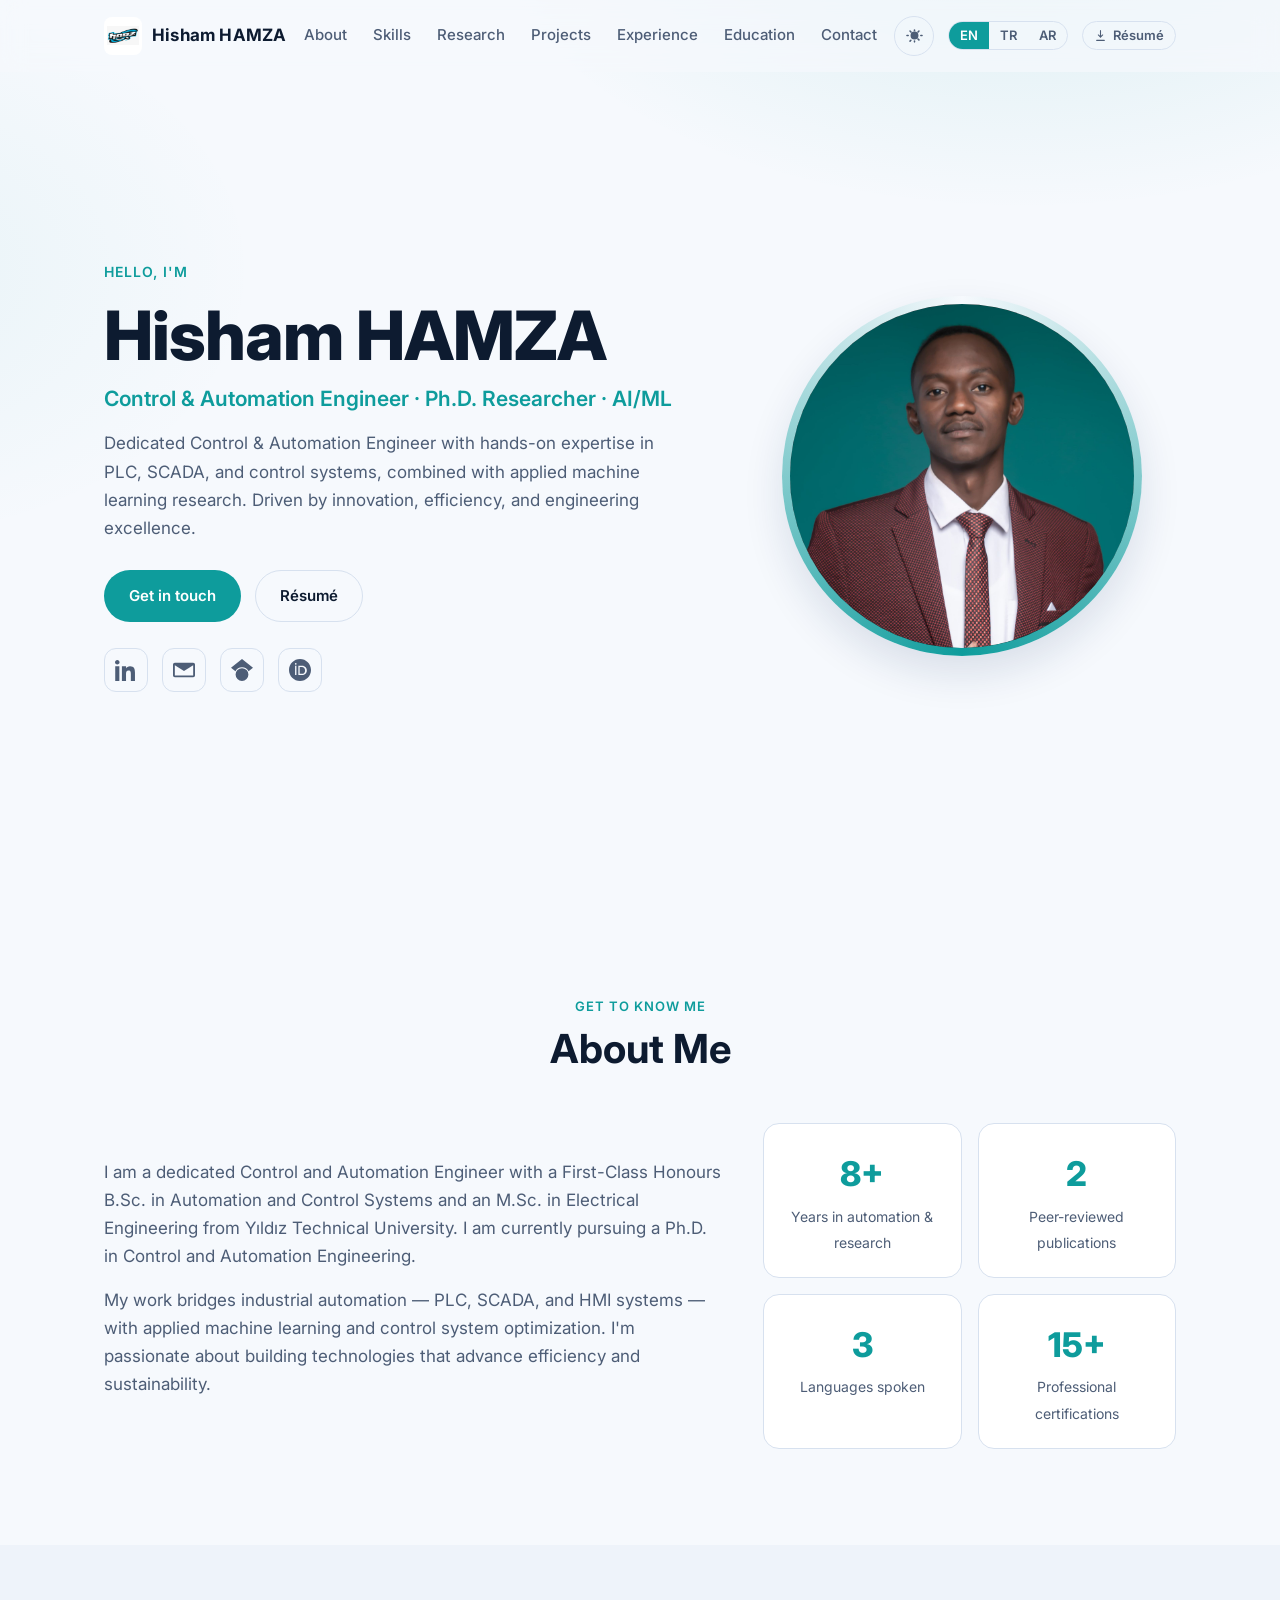
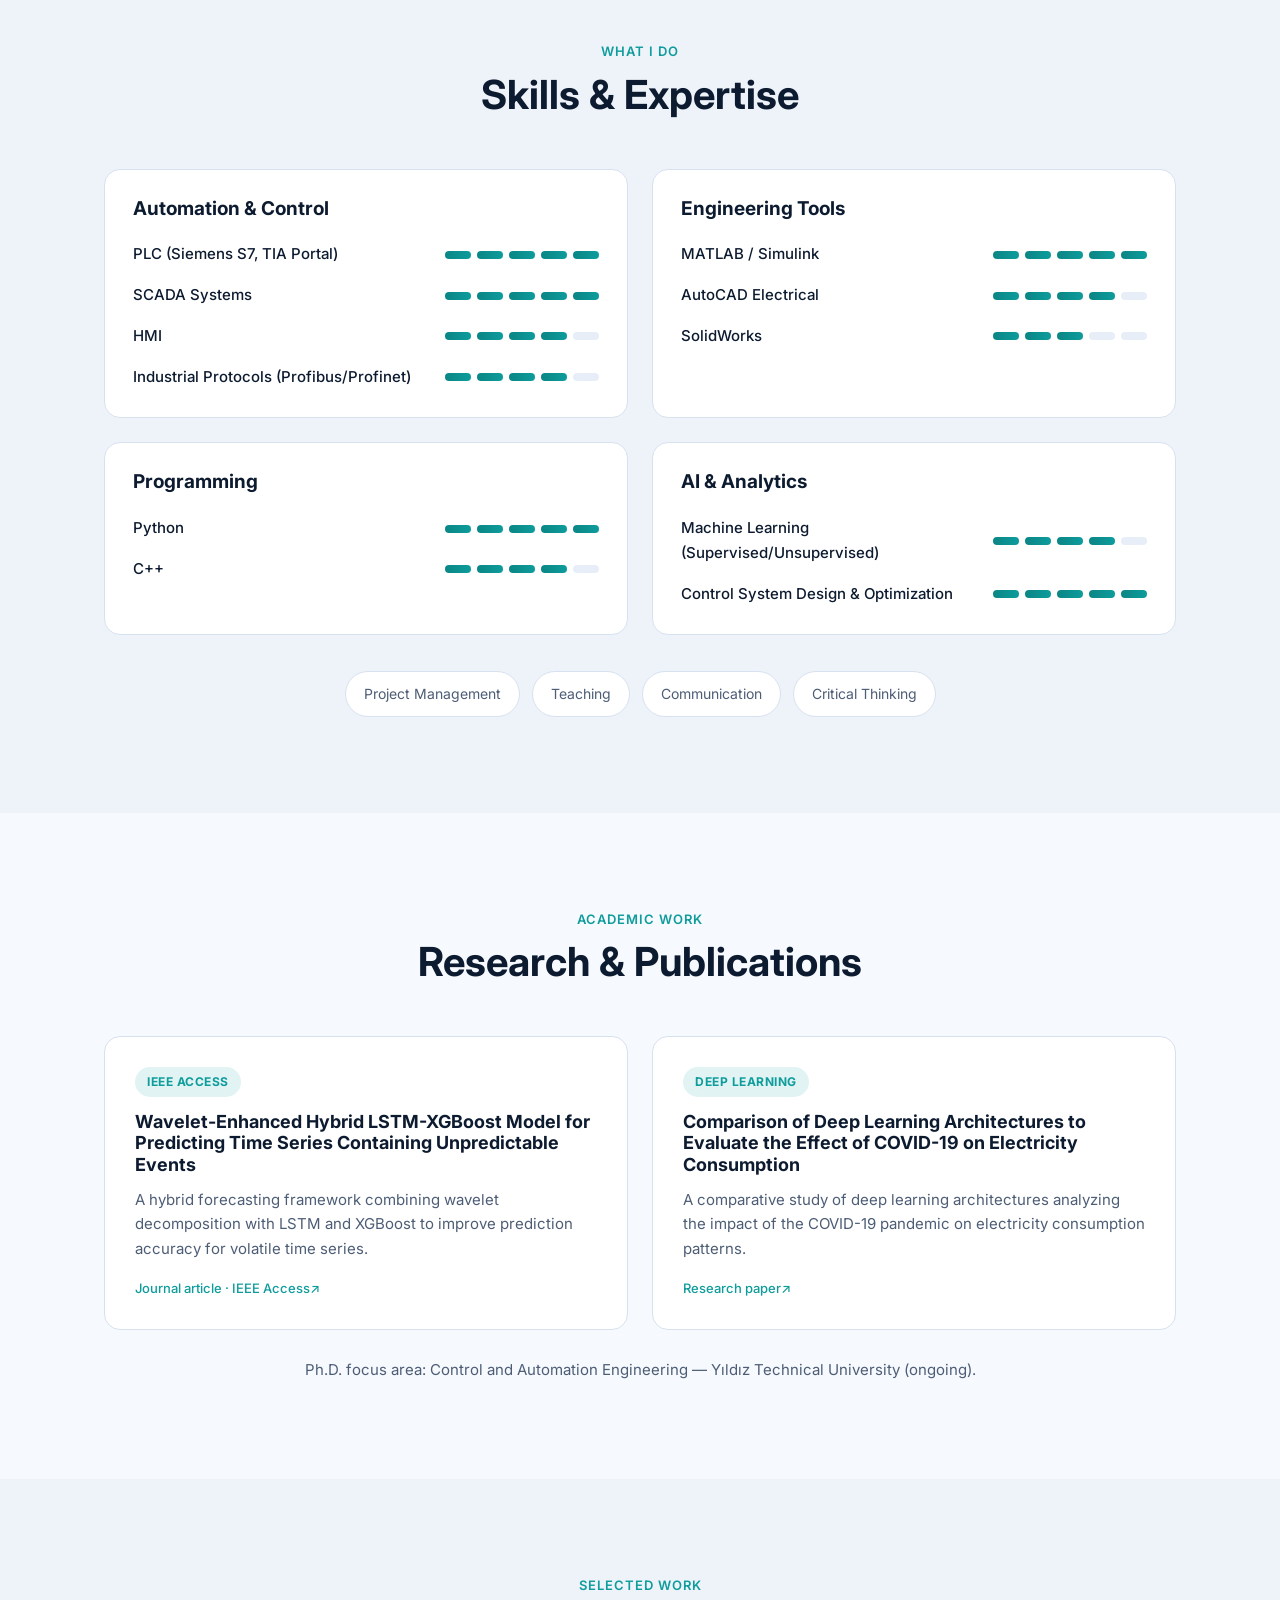
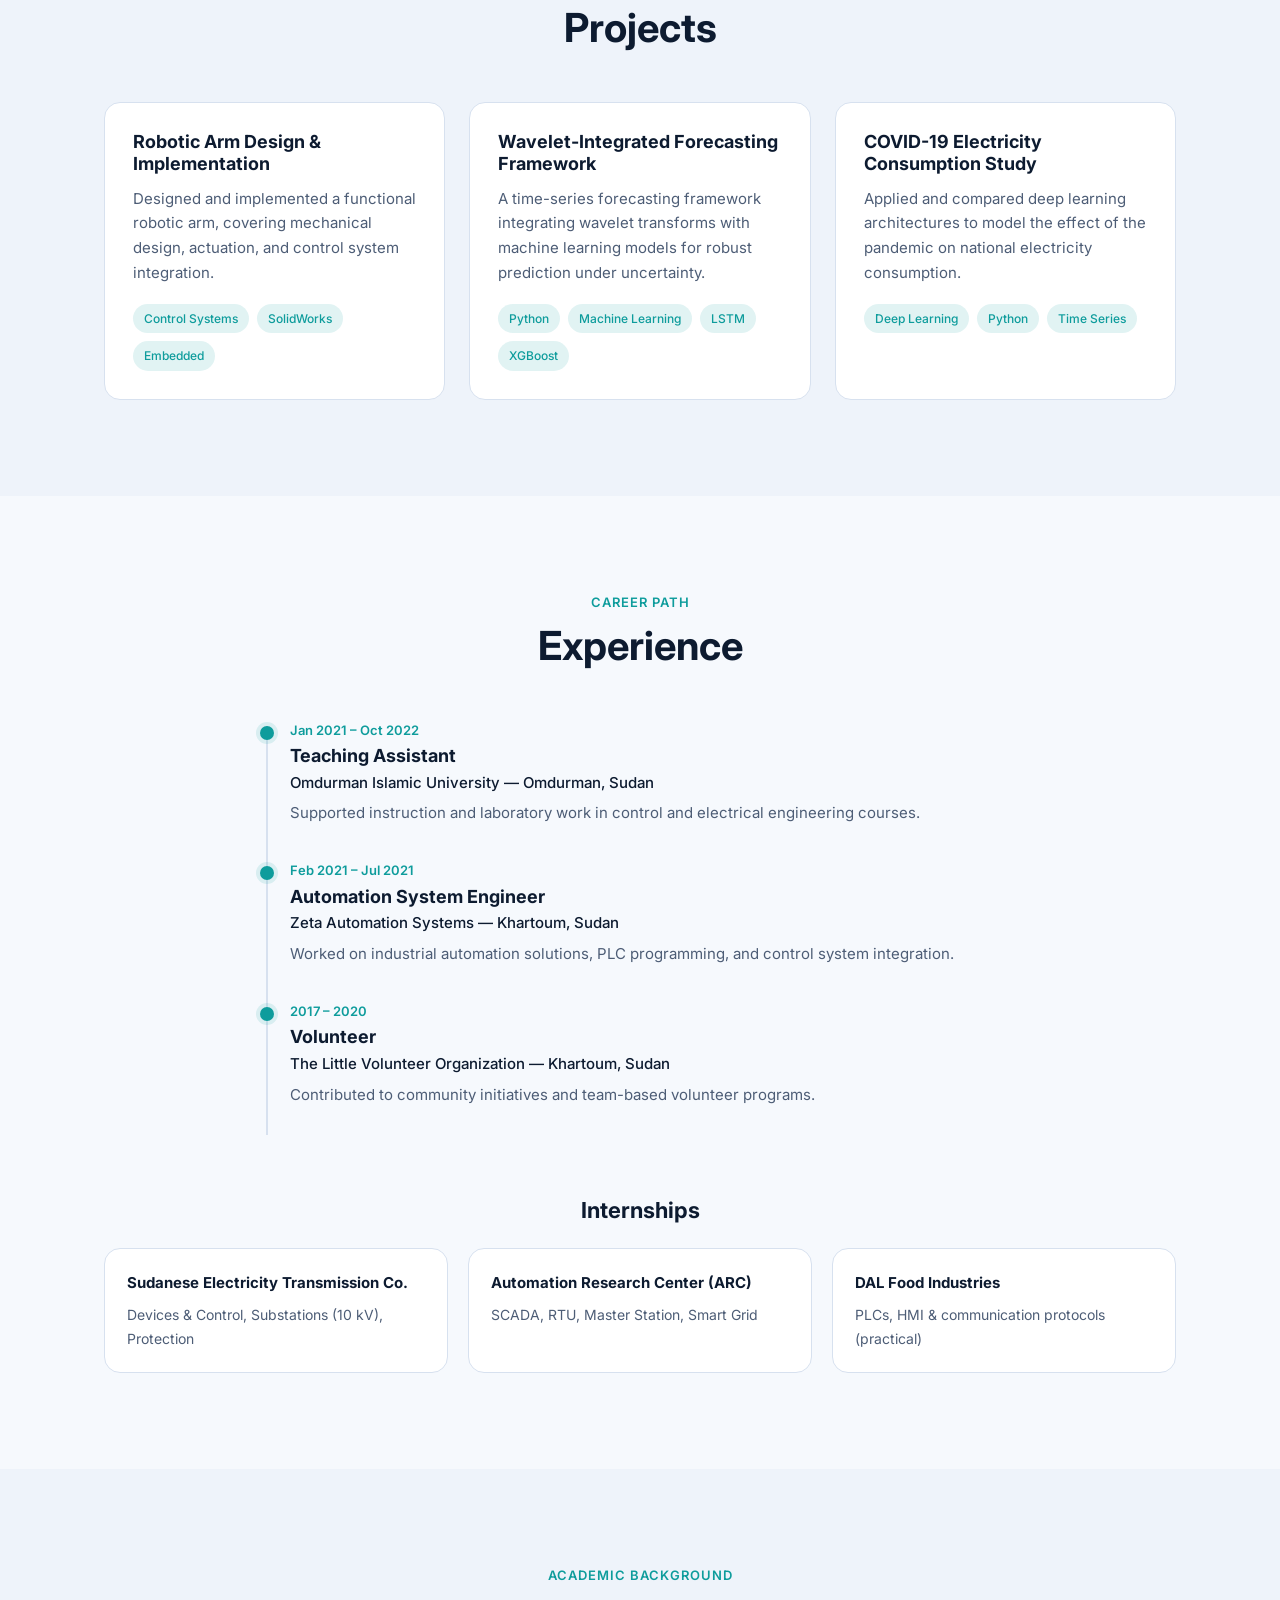
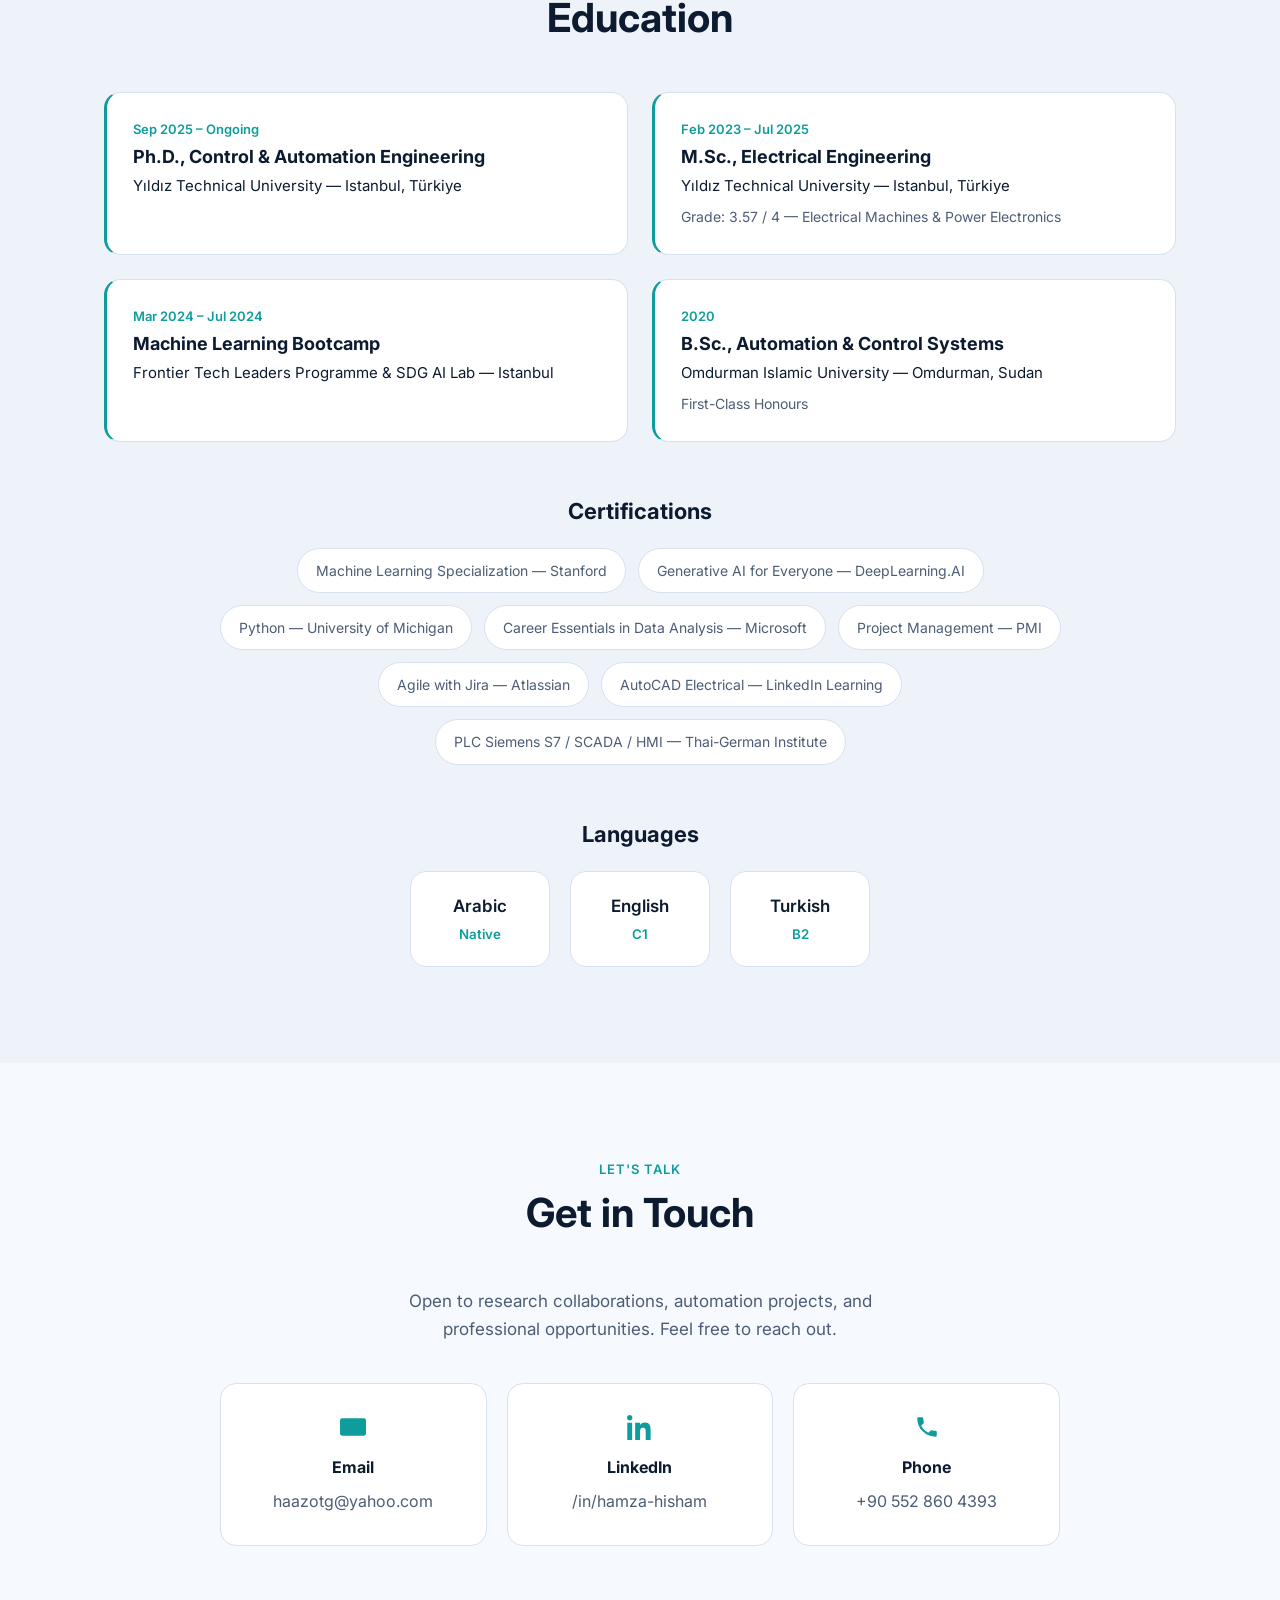
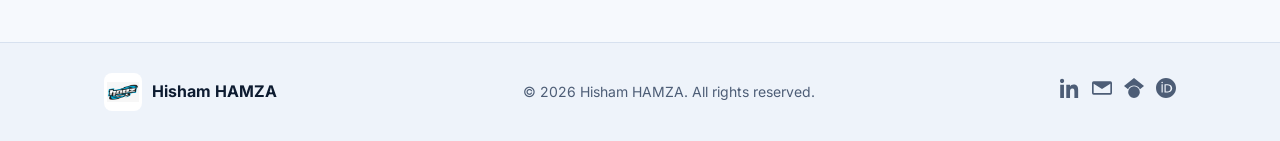
<file: index.html>
<!DOCTYPE html>
<html lang="en" dir="ltr">
<head>
  <meta charset="UTF-8" />
  <meta name="viewport" content="width=device-width, initial-scale=1.0" />
  <title>Hisham HAMZA — Control &amp; Automation Engineer</title>
  <meta name="description" content="Hisham HAMZA — Control &amp; Automation Engineer, Ph.D. Researcher, and AI/ML practitioner. PLC, SCADA, HMI, MATLAB/Simulink, Machine Learning." />
  <meta name="author" content="Hisham HAMZA" />

  <!-- Open Graph -->
  <meta property="og:title" content="Hisham HAMZA — Control &amp; Automation Engineer" />
  <meta property="og:description" content="Ph.D. Researcher · Control &amp; Automation Engineer · AI/ML" />
  <meta property="og:type" content="website" />
  <meta property="og:image" content="assets/img/profile.jpeg" />

  <link rel="icon" type="image/jpeg" href="assets/img/logo.jpeg" />

  <!-- Fonts -->
  <link rel="preconnect" href="https://fonts.googleapis.com" />
  <link rel="preconnect" href="https://fonts.gstatic.com" crossorigin />
  <link href="https://fonts.googleapis.com/css2?family=Inter:wght@400;500;600;700;800&family=Cairo:wght@400;600;700;800&display=swap" rel="stylesheet" />

  <link rel="stylesheet" href="assets/css/styles.css" />

  <!-- Apply saved/system theme before paint to avoid flash -->
  <script>
    (function () {
      try {
        var saved = localStorage.getItem("theme");
        var theme = saved || (window.matchMedia("(prefers-color-scheme: light)").matches ? "light" : "dark");
        document.documentElement.setAttribute("data-theme", theme);
      } catch (e) {}
    })();
  </script>
</head>
<body>

  <!-- ===================== NAVBAR ===================== -->
  <header class="navbar" id="navbar">
    <div class="container nav-inner">
      <a href="#hero" class="brand" aria-label="Hisham HAMZA — home">
        <img src="assets/img/logo.jpeg" alt="Logo" class="brand-logo" />
        <span class="brand-name">Hisham HAMZA</span>
      </a>

      <nav class="nav-links" id="navLinks" aria-label="Main navigation">
        <a href="#about" data-i18n="nav.about">About</a>
        <a href="#skills" data-i18n="nav.skills">Skills</a>
        <a href="#research" data-i18n="nav.research">Research</a>
        <a href="#projects" data-i18n="nav.projects">Projects</a>
        <a href="#experience" data-i18n="nav.experience">Experience</a>
        <a href="#education" data-i18n="nav.education">Education</a>
        <a href="#contact" data-i18n="nav.contact">Contact</a>
      </nav>

      <div class="nav-actions">
        <button type="button" class="theme-toggle" id="themeToggle" aria-label="Toggle dark / light theme" title="Toggle theme" data-i18n-attr="aria-label:nav.theme,title:nav.theme">
          <svg class="icon-moon" viewBox="0 0 24 24" fill="currentColor" aria-hidden="true"><path d="M12.74 2.06a.75.75 0 01.27.82A7.5 7.5 0 0021.12 11a.75.75 0 01.55 1.2A9 9 0 1111.8 1.5a.75.75 0 01.94.56z"/></svg>
          <svg class="icon-sun" viewBox="0 0 24 24" fill="currentColor" aria-hidden="true"><path d="M12 17a5 5 0 100-10 5 5 0 000 10zm0-13a1 1 0 011 1v1.5a1 1 0 11-2 0V5a1 1 0 011-1zm0 14a1 1 0 011 1V20a1 1 0 11-2 0v-1a1 1 0 011-1zM4 11a1 1 0 110 2H2.5a1 1 0 110-2H4zm17.5 0a1 1 0 110 2H20a1 1 0 110-2h1.5zM5.64 5.64a1 1 0 011.42 0l1.06 1.06A1 1 0 116.7 8.12L5.64 7.06a1 1 0 010-1.42zm10.18 10.18a1 1 0 011.42 0l1.06 1.06a1 1 0 01-1.42 1.42l-1.06-1.06a1 1 0 010-1.42zM18.36 5.64a1 1 0 010 1.42L17.3 8.12a1 1 0 11-1.42-1.42l1.06-1.06a1 1 0 011.42 0zM8.12 17.3a1 1 0 010 1.42L7.06 19.78a1 1 0 01-1.42-1.42l1.06-1.06a1 1 0 011.42 0z"/></svg>
        </button>
        <div class="lang-switch" role="group" aria-label="Language switcher">
          <button type="button" data-lang="en" class="lang-btn">EN</button>
          <button type="button" data-lang="tr" class="lang-btn">TR</button>
          <button type="button" data-lang="ar" class="lang-btn">AR</button>
        </div>
        <a class="nav-cv cv-btn" href="assets/img/Hisham-Hamza-CV.pdf" download>
          <svg viewBox="0 0 24 24" width="13" height="13" fill="none" stroke="currentColor" stroke-width="2" stroke-linecap="round" stroke-linejoin="round" aria-hidden="true"><path d="M12 3v12m0 0l-4-4m4 4l4-4M5 21h14"/></svg>
          <span data-i18n="nav.cv">Résumé</span>
        </a>
        <button class="nav-toggle" id="navToggle" aria-label="Toggle menu" aria-expanded="false">
          <span></span><span></span><span></span>
        </button>
      </div>
    </div>
  </header>

  <main>
    <!-- ===================== HERO ===================== -->
    <section class="hero" id="hero">
      <div class="container hero-inner">
        <div class="hero-text reveal">
          <p class="eyebrow" data-i18n="hero.greeting">Hello, I'm</p>
          <h1 class="hero-name">Hisham HAMZA</h1>
          <h2 class="hero-role" data-i18n="hero.role">Control &amp; Automation Engineer · Ph.D. Researcher · AI/ML</h2>
          <p class="hero-desc" data-i18n="hero.desc">
            Dedicated Control &amp; Automation Engineer with hands-on expertise in PLC, SCADA, and
            control systems, combined with applied machine learning research. Driven by innovation,
            efficiency, and engineering excellence.
          </p>
          <div class="hero-cta">
            <a href="#contact" class="btn btn-primary" data-i18n="hero.contactBtn">Get in touch</a>
            <a href="assets/img/Hisham-Hamza-CV.pdf" download class="btn btn-ghost" data-i18n="hero.cvBtn">Résumé</a>
          </div>
          <div class="hero-social">
            <a href="https://www.linkedin.com/in/hamza-hisham" target="_blank" rel="noopener" aria-label="LinkedIn">
              <svg viewBox="0 0 24 24" width="22" height="22" fill="currentColor"><path d="M4.98 3.5C4.98 4.88 3.87 6 2.49 6S0 4.88 0 3.5 1.12 1 2.5 1s2.48 1.12 2.48 2.5zM.25 8h4.5V24h-4.5V8zm7.5 0h4.31v2.19h.06c.6-1.13 2.07-2.32 4.26-2.32 4.56 0 5.4 3 5.4 6.9V24h-4.5v-7.32c0-1.75-.03-4-2.44-4-2.44 0-2.81 1.9-2.81 3.87V24h-4.5V8z"/></svg>
            </a>
            <a href="mailto:haazotg@yahoo.com" aria-label="Email">
              <svg viewBox="0 0 24 24" width="22" height="22" fill="currentColor"><path d="M2 4h20a2 2 0 012 2v12a2 2 0 01-2 2H2a2 2 0 01-2-2V6a2 2 0 012-2zm10 7L2.5 5.5h19L12 11zm0 2.2L2 6.8V18h20V6.8l-10 6.4z"/></svg>
            </a>
            <a href="https://scholar.google.com/citations?user=LaM3TTwAAAAJ&hl=en" target="_blank" rel="noopener" aria-label="Google Scholar">
              <svg viewBox="0 0 24 24" width="22" height="22" fill="currentColor"><path d="M12 24a7 7 0 1 1 0-14 7 7 0 0 1 0 14zm0-24L0 9.5l4.838 3.94A8 8 0 0 1 12 9a8 8 0 0 1 7.162 4.44L24 9.5z"/></svg>
            </a>
            <a href="https://orcid.org/0009-0001-0729-3489" target="_blank" rel="noopener" aria-label="ORCID">
              <svg viewBox="0 0 24 24" width="22" height="22" fill="currentColor"><path d="M12 0C5.372 0 0 5.372 0 12s5.372 12 12 12 12-5.372 12-12S18.628 0 12 0zM7.369 4.378c.525 0 .947.431.947.947 0 .525-.422.947-.947.947-.525 0-.946-.422-.946-.947 0-.516.421-.947.946-.947zm-.722 3.038h1.444v10.041H6.647V7.416zm3.562 0h3.9c3.712 0 5.344 2.653 5.344 5.025 0 2.578-2.016 5.025-5.325 5.025h-3.919V7.416zm1.444 1.303v7.444h2.297c2.359 0 3.588-1.444 3.588-3.722 0-2.297-1.453-3.722-3.588-3.722h-2.297z"/></svg>
            </a>
          </div>
        </div>
        <div class="hero-photo reveal">
          <div class="photo-ring">
            <img src="assets/img/profile.jpeg" alt="Hisham HAMZA" />
          </div>
        </div>
      </div>
    </section>

    <!-- ===================== ABOUT ===================== -->
    <section class="section" id="about">
      <div class="container">
        <p class="section-eyebrow" data-i18n="about.eyebrow">Get to know me</p>
        <h2 class="section-title" data-i18n="about.title">About Me</h2>
        <div class="about-grid">
          <div class="about-text reveal">
            <p data-i18n="about.p1">
              I am a dedicated Control and Automation Engineer with a First-Class Honours B.Sc. in
              Automation and Control Systems and an M.Sc. in Electrical Engineering from Yıldız
              Technical University. I am currently pursuing a Ph.D. in Control and Automation
              Engineering.
            </p>
            <p data-i18n="about.p2">
              My work bridges industrial automation — PLC, SCADA, and HMI systems — with applied
              machine learning and control system optimization. I'm passionate about building
              technologies that advance efficiency and sustainability.
            </p>
          </div>
          <ul class="about-facts reveal">
            <li><span class="fact-num">8+</span><span class="fact-label" data-i18n="about.fact1">Years in automation &amp; research</span></li>
            <li><span class="fact-num">2</span><span class="fact-label" data-i18n="about.fact2">Peer-reviewed publications</span></li>
            <li><span class="fact-num">3</span><span class="fact-label" data-i18n="about.fact3">Languages spoken</span></li>
            <li><span class="fact-num">15+</span><span class="fact-label" data-i18n="about.fact4">Professional certifications</span></li>
          </ul>
        </div>
      </div>
    </section>

    <!-- ===================== SKILLS ===================== -->
    <section class="section section-alt" id="skills">
      <div class="container">
        <p class="section-eyebrow" data-i18n="skills.eyebrow">What I do</p>
        <h2 class="section-title" data-i18n="skills.title">Skills &amp; Expertise</h2>
        <div class="skills-grid">

          <div class="skill-card reveal">
            <h3 data-i18n="skills.cat1">Automation &amp; Control</h3>
            <div class="skill"><span class="skill-name">PLC (Siemens S7, TIA Portal)</span><span class="segs" data-level="5"><i></i><i></i><i></i><i></i><i></i></span></div>
            <div class="skill"><span class="skill-name">SCADA Systems</span><span class="segs" data-level="5"><i></i><i></i><i></i><i></i><i></i></span></div>
            <div class="skill"><span class="skill-name">HMI</span><span class="segs" data-level="4"><i></i><i></i><i></i><i></i><i></i></span></div>
            <div class="skill"><span class="skill-name" data-i18n="skills.protocols">Industrial Protocols (Profibus/Profinet)</span><span class="segs" data-level="4"><i></i><i></i><i></i><i></i><i></i></span></div>
          </div>

          <div class="skill-card reveal">
            <h3 data-i18n="skills.cat2">Engineering Tools</h3>
            <div class="skill"><span class="skill-name">MATLAB / Simulink</span><span class="segs" data-level="5"><i></i><i></i><i></i><i></i><i></i></span></div>
            <div class="skill"><span class="skill-name">AutoCAD Electrical</span><span class="segs" data-level="4"><i></i><i></i><i></i><i></i><i></i></span></div>
            <div class="skill"><span class="skill-name">SolidWorks</span><span class="segs" data-level="3"><i></i><i></i><i></i><i></i><i></i></span></div>
          </div>

          <div class="skill-card reveal">
            <h3 data-i18n="skills.cat3">Programming</h3>
            <div class="skill"><span class="skill-name">Python</span><span class="segs" data-level="5"><i></i><i></i><i></i><i></i><i></i></span></div>
            <div class="skill"><span class="skill-name">C++</span><span class="segs" data-level="4"><i></i><i></i><i></i><i></i><i></i></span></div>
          </div>

          <div class="skill-card reveal">
            <h3 data-i18n="skills.cat4">AI &amp; Analytics</h3>
            <div class="skill"><span class="skill-name" data-i18n="skills.ml">Machine Learning (Supervised/Unsupervised)</span><span class="segs" data-level="4"><i></i><i></i><i></i><i></i><i></i></span></div>
            <div class="skill"><span class="skill-name" data-i18n="skills.opt">Control System Design &amp; Optimization</span><span class="segs" data-level="5"><i></i><i></i><i></i><i></i><i></i></span></div>
          </div>

        </div>

        <div class="soft-skills reveal">
          <span data-i18n="skills.soft.pm">Project Management</span>
          <span data-i18n="skills.soft.teach">Teaching</span>
          <span data-i18n="skills.soft.comm">Communication</span>
          <span data-i18n="skills.soft.crit">Critical Thinking</span>
        </div>
      </div>
    </section>

    <!-- ===================== RESEARCH & PUBLICATIONS ===================== -->
    <section class="section" id="research">
      <div class="container">
        <p class="section-eyebrow" data-i18n="research.eyebrow">Academic work</p>
        <h2 class="section-title" data-i18n="research.title">Research &amp; Publications</h2>
        <!-- Publication cards are rendered from assets/data/content.json by content.js -->
        <div class="pub-list" id="pub-list"></div>
        <p class="muted-note" data-i18n="research.phd">Ph.D. focus area: Control and Automation Engineering — Yıldız Technical University (ongoing).</p>
      </div>
    </section>

    <!-- ===================== PROJECTS ===================== -->
    <section class="section section-alt" id="projects">
      <div class="container">
        <p class="section-eyebrow" data-i18n="projects.eyebrow">Selected work</p>
        <h2 class="section-title" data-i18n="projects.title">Projects</h2>
        <!-- Project cards are rendered from assets/data/content.json by content.js -->
        <div class="proj-grid" id="proj-grid"></div>
      </div>
    </section>

    <!-- ===================== EXPERIENCE ===================== -->
    <section class="section" id="experience">
      <div class="container">
        <p class="section-eyebrow" data-i18n="exp.eyebrow">Career path</p>
        <h2 class="section-title" data-i18n="exp.title">Experience</h2>
        <!-- Timeline items are rendered from assets/data/content.json by content.js -->
        <div class="timeline" id="timeline"></div>

        <h3 class="sub-title" data-i18n="exp.internships">Internships</h3>
        <!-- Internship cards are rendered from assets/data/content.json by content.js -->
        <div class="intern-grid" id="intern-grid"></div>
      </div>
    </section>

    <!-- ===================== EDUCATION ===================== -->
    <section class="section section-alt" id="education">
      <div class="container">
        <p class="section-eyebrow" data-i18n="edu.eyebrow">Academic background</p>
        <h2 class="section-title" data-i18n="edu.title">Education</h2>
        <!-- Education cards are rendered from assets/data/content.json by content.js -->
        <div class="edu-grid" id="edu-grid"></div>

        <h3 class="sub-title" data-i18n="edu.certs">Certifications</h3>
        <div class="cert-cloud reveal">
          <span>Machine Learning Specialization — Stanford</span>
          <span>Generative AI for Everyone — DeepLearning.AI</span>
          <span>Python — University of Michigan</span>
          <span>Career Essentials in Data Analysis — Microsoft</span>
          <span>Project Management — PMI</span>
          <span>Agile with Jira — Atlassian</span>
          <span>AutoCAD Electrical — LinkedIn Learning</span>
          <span>PLC Siemens S7 / SCADA / HMI — Thai-German Institute</span>
        </div>

        <h3 class="sub-title" data-i18n="edu.langs">Languages</h3>
        <div class="lang-grid reveal">
          <div class="lang-item"><span data-i18n="edu.lang.ar">Arabic</span><small data-i18n="edu.lang.native">Native</small></div>
          <div class="lang-item"><span data-i18n="edu.lang.en">English</span><small>C1</small></div>
          <div class="lang-item"><span data-i18n="edu.lang.tr">Turkish</span><small>B2</small></div>
        </div>
      </div>
    </section>

    <!-- ===================== CONTACT ===================== -->
    <section class="section" id="contact">
      <div class="container contact-inner">
        <p class="section-eyebrow" data-i18n="contact.eyebrow">Let's talk</p>
        <h2 class="section-title" data-i18n="contact.title">Get in Touch</h2>
        <p class="contact-lead" data-i18n="contact.lead">
          Open to research collaborations, automation projects, and professional opportunities.
          Feel free to reach out.
        </p>
        <div class="contact-cards">
          <a class="contact-card reveal" href="mailto:haazotg@yahoo.com">
            <svg viewBox="0 0 24 24" width="26" height="26" fill="currentColor"><path d="M2 4h20a2 2 0 012 2v12a2 2 0 01-2 2H2a2 2 0 01-2-2V6a2 2 0 012-2zm10 7L2.5 5.5h19L12 11z"/></svg>
            <strong data-i18n="contact.email">Email</strong>
            <span>haazotg@yahoo.com</span>
          </a>
          <a class="contact-card reveal" href="https://www.linkedin.com/in/hamza-hisham" target="_blank" rel="noopener">
            <svg viewBox="0 0 24 24" width="26" height="26" fill="currentColor"><path d="M4.98 3.5C4.98 4.88 3.87 6 2.49 6S0 4.88 0 3.5 1.12 1 2.5 1s2.48 1.12 2.48 2.5zM.25 8h4.5V24h-4.5V8zm7.5 0h4.31v2.19h.06c.6-1.13 2.07-2.32 4.26-2.32 4.56 0 5.4 3 5.4 6.9V24h-4.5v-7.32c0-1.75-.03-4-2.44-4-2.44 0-2.81 1.9-2.81 3.87V24h-4.5V8z"/></svg>
            <strong>LinkedIn</strong>
            <span>/in/hamza-hisham</span>
          </a>
          <a class="contact-card reveal" href="tel:+905528604393">
            <svg viewBox="0 0 24 24" width="26" height="26" fill="currentColor"><path d="M6.6 10.8a15.9 15.9 0 006.6 6.6l2.2-2.2a1 1 0 011-.24 11.4 11.4 0 003.6.6 1 1 0 011 1V20a1 1 0 01-1 1A17 17 0 013 4a1 1 0 011-1h3.5a1 1 0 011 1 11.4 11.4 0 00.6 3.6 1 1 0 01-.24 1l-2.26 2.2z"/></svg>
            <strong data-i18n="contact.phone">Phone</strong>
            <span>+90 552 860 4393</span>
          </a>
        </div>
      </div>
    </section>
  </main>

  <!-- ===================== FOOTER ===================== -->
  <footer class="footer">
    <div class="container footer-inner">
      <div class="footer-brand">
        <img src="assets/img/logo.jpeg" alt="Logo" class="brand-logo" />
        <span>Hisham HAMZA</span>
      </div>
      <p class="footer-copy">© <span id="year"></span> Hisham HAMZA. <span data-i18n="footer.rights">All rights reserved.</span></p>
      <div class="footer-social">
        <a href="https://www.linkedin.com/in/hamza-hisham" target="_blank" rel="noopener" aria-label="LinkedIn">
          <svg viewBox="0 0 24 24" width="20" height="20" fill="currentColor"><path d="M4.98 3.5C4.98 4.88 3.87 6 2.49 6S0 4.88 0 3.5 1.12 1 2.5 1s2.48 1.12 2.48 2.5zM.25 8h4.5V24h-4.5V8zm7.5 0h4.31v2.19h.06c.6-1.13 2.07-2.32 4.26-2.32 4.56 0 5.4 3 5.4 6.9V24h-4.5v-7.32c0-1.75-.03-4-2.44-4-2.44 0-2.81 1.9-2.81 3.87V24h-4.5V8z"/></svg>
        </a>
        <a href="mailto:haazotg@yahoo.com" aria-label="Email">
          <svg viewBox="0 0 24 24" width="20" height="20" fill="currentColor"><path d="M2 4h20a2 2 0 012 2v12a2 2 0 01-2 2H2a2 2 0 01-2-2V6a2 2 0 012-2zm10 7L2.5 5.5h19L12 11zm0 2.2L2 6.8V18h20V6.8l-10 6.4z"/></svg>
        </a>
        <a href="https://scholar.google.com/citations?user=LaM3TTwAAAAJ&hl=en" target="_blank" rel="noopener" aria-label="Google Scholar">
          <svg viewBox="0 0 24 24" width="20" height="20" fill="currentColor"><path d="M12 24a7 7 0 1 1 0-14 7 7 0 0 1 0 14zm0-24L0 9.5l4.838 3.94A8 8 0 0 1 12 9a8 8 0 0 1 7.162 4.44L24 9.5z"/></svg>
        </a>
        <a href="https://orcid.org/0009-0001-0729-3489" target="_blank" rel="noopener" aria-label="ORCID">
          <svg viewBox="0 0 24 24" width="20" height="20" fill="currentColor"><path d="M12 0C5.372 0 0 5.372 0 12s5.372 12 12 12 12-5.372 12-12S18.628 0 12 0zM7.369 4.378c.525 0 .947.431.947.947 0 .525-.422.947-.947.947-.525 0-.946-.422-.946-.947 0-.516.421-.947.946-.947zm-.722 3.038h1.444v10.041H6.647V7.416zm3.562 0h3.9c3.712 0 5.344 2.653 5.344 5.025 0 2.578-2.016 5.025-5.325 5.025h-3.919V7.416zm1.444 1.303v7.444h2.297c2.359 0 3.588-1.444 3.588-3.722 0-2.297-1.453-3.722-3.588-3.722h-2.297z"/></svg>
        </a>
      </div>
    </div>
  </footer>

  <script src="assets/js/content.js"></script>
  <script src="assets/js/i18n.js"></script>
  <script src="assets/js/main.js"></script>
</body>
</html>
</file>
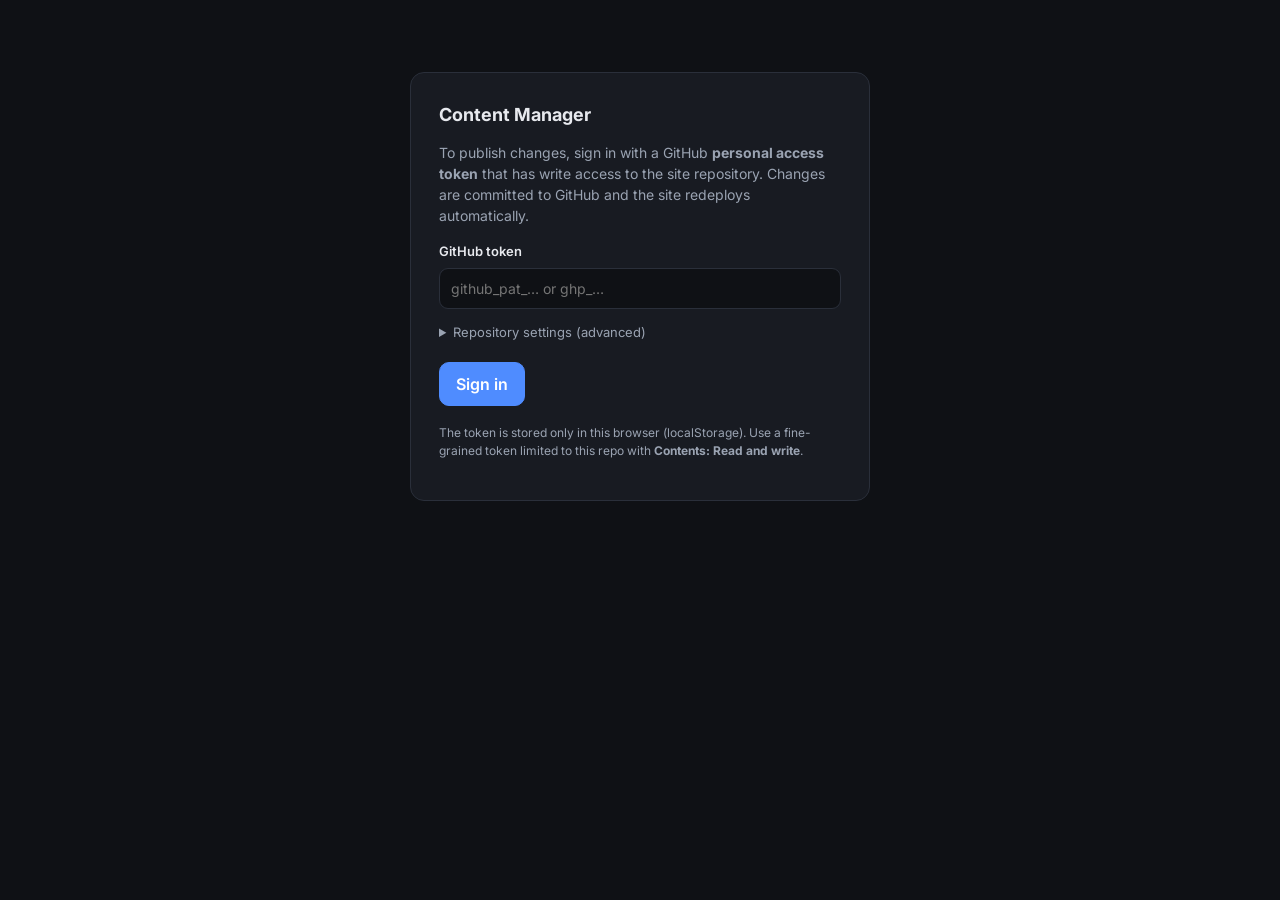
<file: admin.html>
<!DOCTYPE html>
<html lang="en">
<head>
  <meta charset="UTF-8" />
  <meta name="viewport" content="width=device-width, initial-scale=1.0" />
  <meta name="robots" content="noindex, nofollow" />
  <title>Content Manager — Hisham Hamza</title>
  <link rel="icon" type="image/jpeg" href="assets/img/logo.jpeg" />
  <link href="https://fonts.googleapis.com/css2?family=Inter:wght@400;500;600;700;800&display=swap" rel="stylesheet" />
  <style>
    :root {
      --bg: #0f1115; --card: #181b22; --card2: #1f232c; --border: #2a2f3a;
      --text: #e7e9ee; --muted: #9aa3b2; --accent: #4f8cff; --accent-soft: rgba(79,140,255,.15);
      --ok: #2ecc71; --err: #ff5c5c; --radius: 14px;
    }
    * { box-sizing: border-box; }
    body {
      margin: 0; background: var(--bg); color: var(--text);
      font-family: Inter, system-ui, sans-serif; line-height: 1.5;
    }
    a { color: var(--accent); }
    .wrap { max-width: 880px; margin: 0 auto; padding: 28px 20px 80px; }
    header.bar {
      position: sticky; top: 0; z-index: 10; background: rgba(15,17,21,.92);
      backdrop-filter: blur(8px); border-bottom: 1px solid var(--border);
      display: flex; align-items: center; gap: 14px; padding: 14px 20px;
    }
    header.bar h1 { font-size: 16px; margin: 0; font-weight: 700; }
    header.bar .spacer { flex: 1; }
    .btn {
      font: inherit; font-weight: 600; cursor: pointer; border-radius: 10px;
      border: 1px solid var(--border); background: var(--card2); color: var(--text);
      padding: 9px 16px; transition: .15s; white-space: nowrap;
    }
    .btn:hover { border-color: var(--accent); }
    .btn.primary { background: var(--accent); border-color: var(--accent); color: #fff; }
    .btn.primary:disabled { opacity: .5; cursor: not-allowed; }
    .btn.ghost { background: transparent; }
    .btn.sm { padding: 5px 10px; font-size: 13px; }
    .btn.danger:hover { border-color: var(--err); color: var(--err); }

    .panel { background: var(--card); border: 1px solid var(--border); border-radius: var(--radius); padding: 22px; margin-bottom: 22px; }
    .panel > h2 { margin: 0 0 4px; font-size: 18px; }
    .panel .hint { color: var(--muted); font-size: 13px; margin: 0 0 18px; }

    .item {
      background: var(--card2); border: 1px solid var(--border); border-radius: 12px;
      padding: 16px; margin-bottom: 14px;
    }
    .item-head { display: flex; align-items: center; gap: 8px; margin-bottom: 12px; }
    .item-head .title { font-weight: 600; font-size: 14px; flex: 1; color: var(--muted); overflow: hidden; text-overflow: ellipsis; white-space: nowrap; }
    .field { margin-bottom: 12px; }
    .field:last-child { margin-bottom: 0; }
    .field > label { display: block; font-size: 12px; font-weight: 600; color: var(--muted); margin-bottom: 5px; text-transform: uppercase; letter-spacing: .4px; }
    .i18n-grid { display: grid; grid-template-columns: 1fr; gap: 6px; }
    .lang-row { display: flex; align-items: flex-start; gap: 8px; }
    .lang-tag { flex: 0 0 34px; font-size: 11px; font-weight: 700; color: var(--accent); padding-top: 9px; text-transform: uppercase; }
    input, textarea {
      width: 100%; font: inherit; font-size: 14px; color: var(--text);
      background: var(--bg); border: 1px solid var(--border); border-radius: 9px; padding: 9px 11px;
    }
    input:focus, textarea:focus { outline: none; border-color: var(--accent); }
    textarea { resize: vertical; min-height: 60px; }
    [dir="rtl"] input, input.ar, textarea.ar { direction: rtl; }

    .add-row { text-align: center; }
    .status { font-size: 14px; font-weight: 600; }
    .status.ok { color: var(--ok); }
    .status.err { color: var(--err); }
    .status.busy { color: var(--accent); }

    /* token gate */
    .gate { max-width: 460px; margin: 8vh auto; }
    .gate .panel { padding: 28px; }
    .gate p { color: var(--muted); font-size: 14px; }
    .gate label { display: block; font-size: 13px; font-weight: 600; margin: 16px 0 6px; }
    details.settings summary { cursor: pointer; color: var(--muted); font-size: 13px; margin-top: 14px; }
    details.settings .field { margin-top: 12px; }
    .hidden { display: none !important; }
    .muted { color: var(--muted); }
    code { background: var(--card2); padding: 1px 6px; border-radius: 5px; font-size: 13px; }
  </style>
</head>
<body>
  <!-- ============== TOKEN / LOGIN GATE ============== -->
  <div id="gate" class="gate">
    <div class="panel">
      <h2>Content Manager</h2>
      <p>To publish changes, sign in with a GitHub <b>personal access token</b> that has write access to the site repository. Changes are committed to GitHub and the site redeploys automatically.</p>
      <label for="tok">GitHub token</label>
      <input id="tok" type="password" placeholder="github_pat_… or ghp_…" autocomplete="off" />

      <details class="settings">
        <summary>Repository settings (advanced)</summary>
        <div class="field"><label for="owner">Owner</label><input id="owner" /></div>
        <div class="field"><label for="repo">Repository</label><input id="repo" /></div>
        <div class="field"><label for="branch">Branch</label><input id="branch" /></div>
      </details>

      <div style="margin-top:20px; display:flex; gap:10px; align-items:center;">
        <button id="loginBtn" class="btn primary">Sign in</button>
        <span id="gateStatus" class="status"></span>
      </div>
      <p class="muted" style="margin-top:18px; font-size:12px;">
        The token is stored only in this browser (localStorage). Use a fine-grained token limited to this repo with <b>Contents: Read and write</b>.
      </p>
    </div>
  </div>

  <!-- ============== EDITOR ============== -->
  <div id="app" class="hidden">
    <header class="bar">
      <h1>Content Manager</h1>
      <span class="spacer"></span>
      <span id="status" class="status"></span>
      <button id="reloadBtn" class="btn ghost sm">Reload</button>
      <button id="saveBtn" class="btn primary">Publish changes</button>
      <button id="logoutBtn" class="btn ghost sm">Sign out</button>
    </header>
    <div class="wrap" id="editor"></div>
  </div>

  <script src="assets/js/admin.js"></script>
</body>
</html>
</file>
<file: assets/css/styles.css>
/* ===================== TOKENS ===================== */
:root {
  --bg: #0a1424;
  --bg-alt: #0e1b30;
  --card: #13233d;
  --card-2: #16294a;
  --border: #1f3a5f;
  --text: #e8eef7;
  --muted: #93a6c2;
  --accent: #18c2c2;
  --accent-2: #0fa3a3;
  --accent-soft: rgba(24, 194, 194, 0.12);
  --on-accent: #04181a;
  --nav-bg: rgba(10, 20, 36, 0.7);
  --nav-bg-scrolled: rgba(10, 20, 36, 0.92);
  --hero-glow: rgba(24, 194, 194, 0.14);
  --hero-glow-2: rgba(24, 194, 194, 0.07);
  --shadow: 0 18px 40px rgba(0, 0, 0, 0.35);
  --radius: 16px;
  --radius-sm: 10px;
  --maxw: 1120px;
  --nav-h: 72px;
  --font: "Inter", system-ui, -apple-system, Segoe UI, Roboto, sans-serif;
}

/* ===================== LIGHT THEME ===================== */
html[data-theme="light"] {
  --bg: #f6f9fd;
  --bg-alt: #eef3fa;
  --card: #ffffff;
  --card-2: #e7eef8;
  --border: #d7e1ef;
  --text: #0d1b30;
  --muted: #4d5d76;
  --accent: #0e9c9c;
  --accent-2: #0b8585;
  --accent-soft: rgba(14, 156, 156, 0.12);
  --on-accent: #ffffff;
  --nav-bg: rgba(246, 249, 253, 0.72);
  --nav-bg-scrolled: rgba(246, 249, 253, 0.94);
  --hero-glow: rgba(14, 156, 156, 0.12);
  --hero-glow-2: rgba(14, 156, 156, 0.06);
  --shadow: 0 18px 40px rgba(20, 45, 90, 0.12);
}

html[dir="rtl"] {
  --font: "Cairo", "Inter", system-ui, sans-serif;
}

/* smooth crossfade when switching themes */
body, .navbar, .skill-card, .pub-card, .proj-card, .intern-card,
.edu-card, .contact-card, .about-facts li, .soft-skills span,
.cert-cloud span, .lang-item, .btn, .footer {
  transition: background-color .35s ease, border-color .35s ease, color .35s ease, box-shadow .35s ease;
}

/* ===================== BASE ===================== */
* { box-sizing: border-box; margin: 0; padding: 0; }

html { scroll-behavior: smooth; scroll-padding-top: var(--nav-h); }

body {
  font-family: var(--font);
  background: var(--bg);
  color: var(--text);
  line-height: 1.65;
  -webkit-font-smoothing: antialiased;
  overflow-x: hidden;
}

a { color: inherit; text-decoration: none; }
img { max-width: 100%; display: block; }
h1, h2, h3 { line-height: 1.2; font-weight: 700; }

.container { width: 100%; max-width: var(--maxw); margin-inline: auto; padding-inline: 24px; }

/* ===================== BUTTONS ===================== */
.btn {
  display: inline-flex; align-items: center; justify-content: center;
  gap: 8px; font-weight: 600; font-size: 15px;
  padding: 13px 24px; border-radius: 999px; border: 1px solid transparent;
  cursor: pointer; transition: transform .2s ease, background .2s ease, box-shadow .2s ease;
}
.btn-sm { padding: 9px 16px; font-size: 14px; }
.btn-primary { background: var(--accent); color: var(--on-accent); }
.btn-primary:hover { background: var(--accent-2); transform: translateY(-2px); box-shadow: 0 10px 24px var(--accent-soft); }
.btn-ghost { border-color: var(--border); color: var(--text); }
.btn-ghost:hover { border-color: var(--accent); color: var(--accent); transform: translateY(-2px); }

/* ===================== NAVBAR ===================== */
.navbar {
  position: fixed; inset-block-start: 0; inset-inline: 0; z-index: 100;
  height: var(--nav-h);
  background: var(--nav-bg);
  backdrop-filter: blur(12px);
  border-block-end: 1px solid transparent;
  transition: background .3s ease, border-color .3s ease;
}
.navbar.scrolled { background: var(--nav-bg-scrolled); border-block-end-color: var(--border); }
.nav-inner { height: 100%; display: flex; align-items: center; justify-content: space-between; gap: 16px; }

.brand { display: flex; align-items: center; gap: 10px; font-weight: 700; }
.brand-logo { width: 38px; height: 38px; object-fit: contain; border-radius: 8px; background: #fff; padding: 3px; }
.brand-name { font-size: 17px; letter-spacing: .2px; }

.nav-links { display: flex; align-items: center; gap: 26px; }
.nav-links a { color: var(--muted); font-size: 15px; font-weight: 500; position: relative; transition: color .2s ease; }
.nav-links a:hover, .nav-links a.active { color: var(--text); }
.nav-links a::after {
  content: ""; position: absolute; inset-block-end: -6px; inset-inline-start: 0;
  width: 0; height: 2px; background: var(--accent); transition: width .25s ease;
}
.nav-links a:hover::after, .nav-links a.active::after { width: 100%; }

.nav-actions { display: flex; align-items: center; gap: 14px; }
.lang-switch { display: flex; border: 1px solid var(--border); border-radius: 999px; overflow: hidden; }
.lang-btn {
  background: transparent; color: var(--muted); border: 0; cursor: pointer;
  font: inherit; font-size: 13px; font-weight: 600; line-height: 1; padding: 7px 11px; transition: all .2s ease;
}
.lang-btn:hover { color: var(--text); }
.lang-btn.active { background: var(--accent); color: var(--on-accent); }

/* CV link styled to match the language switcher to its left */
.nav-cv {
  display: inline-flex; align-items: center; gap: 6px;
  font-size: 13px; font-weight: 600; color: var(--muted);
  padding: 7px 11px; border-radius: 999px; line-height: 1;
  border: 1px solid var(--border); background: transparent;
  transition: color .2s ease, border-color .2s ease, background .2s ease;
}
.nav-cv svg { flex-shrink: 0; transition: transform .25s ease; }
.nav-cv:hover { color: var(--accent); border-color: var(--accent); background: var(--accent-soft); }
.nav-cv:hover svg { transform: translateY(2px); }

/* theme (dark/light) toggle */
.theme-toggle {
  width: 40px; height: 40px; flex-shrink: 0;
  display: grid; place-items: center;
  background: transparent; color: var(--muted);
  border: 1px solid var(--border); border-radius: 999px;
  cursor: pointer; transition: color .2s ease, border-color .2s ease, transform .2s ease, background .2s ease;
}
.theme-toggle:hover { color: var(--accent); border-color: var(--accent); transform: translateY(-2px); }
.theme-toggle svg { width: 19px; height: 19px; transition: opacity .25s ease, transform .4s ease; }
.theme-toggle .icon-sun { display: none; }
.theme-toggle .icon-moon { display: block; }
/* in light mode, show the sun (to switch back to dark) */
html[data-theme="light"] .theme-toggle .icon-sun { display: block; }
html[data-theme="light"] .theme-toggle .icon-moon { display: none; }

.nav-toggle { display: none; flex-direction: column; gap: 5px; background: none; border: 0; cursor: pointer; padding: 6px; }
.nav-toggle span { width: 24px; height: 2px; background: var(--text); border-radius: 2px; transition: .3s; }
.nav-toggle[aria-expanded="true"] span:nth-child(1) { transform: translateY(7px) rotate(45deg); }
.nav-toggle[aria-expanded="true"] span:nth-child(2) { opacity: 0; }
.nav-toggle[aria-expanded="true"] span:nth-child(3) { transform: translateY(-7px) rotate(-45deg); }

/* ===================== HERO ===================== */
.hero {
  min-height: 100vh; display: flex; align-items: center;
  padding-block: calc(var(--nav-h) + 40px) 60px;
  background:
    radial-gradient(900px 500px at 80% -10%, var(--hero-glow), transparent 60%),
    radial-gradient(700px 500px at -10% 30%, var(--hero-glow-2), transparent 55%);
}
.hero-inner { display: grid; grid-template-columns: 1.25fr .9fr; gap: 50px; align-items: center; }
.eyebrow { color: var(--accent); font-weight: 600; letter-spacing: 1px; text-transform: uppercase; font-size: 14px; margin-block-end: 12px; }
.hero-name { font-size: clamp(40px, 6vw, 68px); font-weight: 800; letter-spacing: -1px; }
.hero-role { font-size: clamp(16px, 2.2vw, 21px); color: var(--accent); font-weight: 600; margin-block: 10px 18px; }
.hero-desc { color: var(--muted); font-size: 17px; max-width: 560px; }
.hero-cta { display: flex; gap: 14px; flex-wrap: wrap; margin-block-start: 28px; }
.hero-social { display: flex; gap: 14px; margin-block-start: 26px; }
.hero-social a {
  width: 44px; height: 44px; display: grid; place-items: center;
  border: 1px solid var(--border); border-radius: 12px; color: var(--muted); transition: .2s;
}
.hero-social a:hover { color: var(--accent); border-color: var(--accent); transform: translateY(-3px); }

.hero-photo { display: flex; justify-content: center; }
.photo-ring {
  width: min(360px, 78vw); aspect-ratio: 1; border-radius: 50%; padding: 8px;
  background: conic-gradient(from 180deg, var(--accent), transparent, var(--accent));
  box-shadow: var(--shadow);
}
.photo-ring img { width: 100%; height: 100%; object-fit: cover; border-radius: 50%; }

/* ===================== SECTIONS ===================== */
.section { padding-block: 96px; }
.section-alt { background: var(--bg-alt); }
.section-eyebrow { color: var(--accent); font-weight: 600; letter-spacing: 1px; text-transform: uppercase; font-size: 13px; text-align: center; }
.section-title { text-align: center; font-size: clamp(28px, 4vw, 40px); margin-block: 8px 50px; }
.sub-title { font-size: 22px; margin-block: 56px 24px; text-align: center; }
.muted-note { color: var(--muted); text-align: center; margin-block-start: 28px; font-size: 15px; }

/* ===================== ABOUT ===================== */
.about-grid { display: grid; grid-template-columns: 1.5fr 1fr; gap: 40px; align-items: center; }
.about-text p { color: var(--muted); font-size: 17px; margin-block-end: 16px; }
.about-facts { list-style: none; display: grid; grid-template-columns: 1fr 1fr; gap: 16px; }
.about-facts li {
  background: var(--card); border: 1px solid var(--border); border-radius: var(--radius);
  padding: 22px; text-align: center;
}
.fact-num { display: block; font-size: 34px; font-weight: 800; color: var(--accent); }
.fact-label { color: var(--muted); font-size: 14px; }

/* ===================== SKILLS ===================== */
.skills-grid { display: grid; grid-template-columns: repeat(2, 1fr); gap: 24px; }
.skill-card { background: var(--card); border: 1px solid var(--border); border-radius: var(--radius); padding: 28px; }
.skill-card h3 { font-size: 19px; margin-block-end: 22px; color: var(--text); }

.skill { display: flex; align-items: center; justify-content: space-between; gap: 16px; margin-block-end: 16px; }
.skill:last-child { margin-block-end: 0; }
.skill-name { color: var(--text); font-weight: 500; font-size: 15px; }
.segs { display: inline-flex; gap: 6px; flex-shrink: 0; }
.segs i {
  width: 26px; height: 8px; border-radius: 4px; background: var(--card-2);
  transform: scaleX(.6); transform-origin: inline-start;
  transition: transform .5s ease, background .5s ease;
}
.segs i.on { background: linear-gradient(90deg, var(--accent-2), var(--accent)); }
.skill.in-view .segs i { transform: scaleX(1); }
/* staggered fill */
.skill.in-view .segs i:nth-child(1) { transition-delay: .05s; }
.skill.in-view .segs i:nth-child(2) { transition-delay: .12s; }
.skill.in-view .segs i:nth-child(3) { transition-delay: .19s; }
.skill.in-view .segs i:nth-child(4) { transition-delay: .26s; }
.skill.in-view .segs i:nth-child(5) { transition-delay: .33s; }

/* soft skills tag row */
.soft-skills { display: flex; flex-wrap: wrap; gap: 12px; justify-content: center; margin-block-start: 36px; }
.soft-skills span {
  background: var(--card); border: 1px solid var(--border); border-radius: 999px;
  padding: 10px 18px; font-size: 14px; color: var(--muted); transition: .2s;
}
.soft-skills span:hover { border-color: var(--accent); color: var(--text); }

@media (max-width: 380px) { .segs i { width: 18px; } }

/* ===================== RESEARCH ===================== */
.pub-list { display: grid; grid-template-columns: 1fr 1fr; gap: 24px; }
.pub-card {
  display: block; text-decoration: none; color: inherit;
  background: var(--card); border: 1px solid var(--border); border-radius: var(--radius);
  padding: 30px; transition: transform .25s ease, border-color .25s ease, box-shadow .25s ease;
}
.pub-card:hover { transform: translateY(-4px); border-color: var(--accent); box-shadow: 0 10px 30px rgba(0,0,0,.12); }
.pub-arrow { display: inline-block; transition: transform .25s ease; }
.pub-card:hover .pub-arrow { transform: translate(2px, -2px); }
.pub-tag {
  display: inline-block; background: var(--accent-soft); color: var(--accent);
  font-size: 12px; font-weight: 700; padding: 5px 12px; border-radius: 999px; margin-block-end: 14px;
  text-transform: uppercase; letter-spacing: .5px;
}
.pub-card h3 { font-size: 18px; margin-block-end: 12px; }
.pub-card p { color: var(--muted); font-size: 15px; }
.pub-meta { color: var(--accent); font-size: 13px; font-weight: 500; margin-block-start: 16px; }

/* ===================== PROJECTS ===================== */
.proj-grid { display: grid; grid-template-columns: repeat(3, 1fr); gap: 24px; }
.proj-card {
  background: var(--card); border: 1px solid var(--border); border-radius: var(--radius);
  padding: 28px; transition: transform .25s ease, border-color .25s ease;
}
.proj-card:hover { transform: translateY(-5px); border-color: var(--accent); }
.proj-card h3 { font-size: 18px; margin-block-end: 12px; }
.proj-card p { color: var(--muted); font-size: 15px; margin-block-end: 18px; }
.tags { display: flex; flex-wrap: wrap; gap: 8px; }
.tags span {
  font-size: 12px; color: var(--accent); background: var(--accent-soft);
  padding: 5px 11px; border-radius: 999px; font-weight: 500;
}

/* ===================== EXPERIENCE / TIMELINE ===================== */
.timeline { position: relative; max-width: 760px; margin-inline: auto; padding-inline-start: 30px; }
.timeline::before {
  content: ""; position: absolute; inset-block: 6px; inset-inline-start: 6px;
  width: 2px; background: var(--border);
}
.tl-item { position: relative; padding-block-end: 34px; }
.tl-dot {
  position: absolute; inset-inline-start: -30px; inset-block-start: 6px;
  width: 14px; height: 14px; border-radius: 50%; background: var(--accent);
  box-shadow: 0 0 0 4px var(--accent-soft);
}
.tl-date { color: var(--accent); font-size: 13px; font-weight: 600; }
.tl-content h3 { font-size: 18px; margin-block: 4px; }
.tl-org { color: var(--text); font-weight: 500; font-size: 15px; }
.tl-content p { color: var(--muted); font-size: 15px; margin-block-start: 6px; }

.intern-grid { display: grid; grid-template-columns: repeat(3, 1fr); gap: 20px; }
.intern-card {
  background: var(--card); border: 1px solid var(--border); border-radius: var(--radius);
  padding: 22px; display: flex; flex-direction: column; gap: 8px;
}
.intern-card strong { font-size: 15px; }
.intern-card span { color: var(--muted); font-size: 14px; }

/* ===================== EDUCATION ===================== */
.edu-grid { display: grid; grid-template-columns: repeat(2, 1fr); gap: 24px; }
.edu-card {
  background: var(--card); border: 1px solid var(--border); border-radius: var(--radius);
  padding: 26px; border-inline-start: 3px solid var(--accent);
}
.edu-date { color: var(--accent); font-size: 13px; font-weight: 600; }
.edu-card h3 { font-size: 18px; margin-block: 6px; }
.edu-org { color: var(--text); font-size: 15px; }
.edu-grade { color: var(--muted); font-size: 14px; margin-block-start: 6px; }

.cert-cloud { display: flex; flex-wrap: wrap; gap: 12px; justify-content: center; max-width: 900px; margin-inline: auto; }
.cert-cloud span {
  background: var(--card); border: 1px solid var(--border); border-radius: 999px;
  padding: 10px 18px; font-size: 14px; color: var(--muted); transition: .2s;
}
.cert-cloud span:hover { border-color: var(--accent); color: var(--text); }

.lang-grid { display: flex; gap: 20px; justify-content: center; flex-wrap: wrap; }
.lang-item {
  background: var(--card); border: 1px solid var(--border); border-radius: var(--radius);
  padding: 20px 34px; text-align: center; min-width: 140px;
}
.lang-item span { display: block; font-size: 17px; font-weight: 600; }
.lang-item small { color: var(--accent); font-weight: 600; }

/* ===================== CONTACT ===================== */
.contact-inner { text-align: center; }
.contact-lead { color: var(--muted); max-width: 560px; margin: 0 auto 40px; font-size: 17px; }
.contact-cards { display: grid; grid-template-columns: repeat(3, 1fr); gap: 20px; max-width: 840px; margin-inline: auto; }
.contact-card {
  background: var(--card); border: 1px solid var(--border); border-radius: var(--radius);
  padding: 30px 22px; display: flex; flex-direction: column; align-items: center; gap: 8px;
  color: var(--muted); transition: transform .25s ease, border-color .25s ease, color .25s ease;
}
.contact-card svg { color: var(--accent); margin-block-end: 6px; }
.contact-card strong { color: var(--text); font-size: 16px; }
.contact-card:hover { transform: translateY(-5px); border-color: var(--accent); color: var(--text); }

/* ===================== FOOTER ===================== */
.footer { border-block-start: 1px solid var(--border); padding-block: 30px; background: var(--bg-alt); }
.footer-inner { display: flex; align-items: center; justify-content: space-between; gap: 16px; flex-wrap: wrap; }
.footer-brand { display: flex; align-items: center; gap: 10px; font-weight: 700; }
.footer-copy { color: var(--muted); font-size: 14px; }
.footer-social { display: flex; gap: 12px; }
.footer-social a { color: var(--muted); transition: .2s; }
.footer-social a:hover { color: var(--accent); }

/* ===================== REVEAL ANIMATION ===================== */
/* Content is visible by DEFAULT. The hidden-then-reveal effect only applies
   once main.js confirms it can safely reveal (adds .reveal-ready to <html>).
   This guarantees a JS/observer failure can never leave a section blank. */
.reveal { transition: opacity .6s ease, transform .6s ease; }
html.reveal-ready .reveal { opacity: 0; transform: translateY(28px); }
html.reveal-ready .reveal.in-view { opacity: 1; transform: none; }

/* ===================== RESPONSIVE ===================== */
@media (max-width: 900px) {
  .hero-inner { grid-template-columns: 1fr; text-align: center; gap: 36px; }
  .hero-photo { order: -1; }
  .hero-cta, .hero-social { justify-content: center; }
  .hero-desc { margin-inline: auto; }
  .about-grid { grid-template-columns: 1fr; }
  .skills-grid, .pub-list, .edu-grid { grid-template-columns: 1fr; }
  .proj-grid, .intern-grid, .contact-cards { grid-template-columns: 1fr; }

  .nav-links {
    position: fixed; inset-block-start: var(--nav-h); inset-inline: 0;
    flex-direction: column; align-items: flex-start; gap: 0;
    background: var(--bg-alt); border-block-end: 1px solid var(--border);
    padding: 10px 24px; transform: translateY(-130%); transition: transform .3s ease;
  }
  .nav-links.open { transform: translateY(0); }
  .nav-links a { width: 100%; padding-block: 14px; border-block-end: 1px solid var(--border); }
  .nav-links a::after { display: none; }
  .nav-toggle { display: flex; }
  .cv-btn { display: none; }
}

@media (max-width: 540px) {
  .section { padding-block: 64px; }
  .about-facts { grid-template-columns: 1fr; }
  .brand-name { display: none; }
}

@media (prefers-reduced-motion: reduce) {
  html.reveal-ready .reveal,
  html.reveal-ready .reveal.in-view { opacity: 1; transform: none; transition: none; }
  html { scroll-behavior: auto; }
}
</file>
